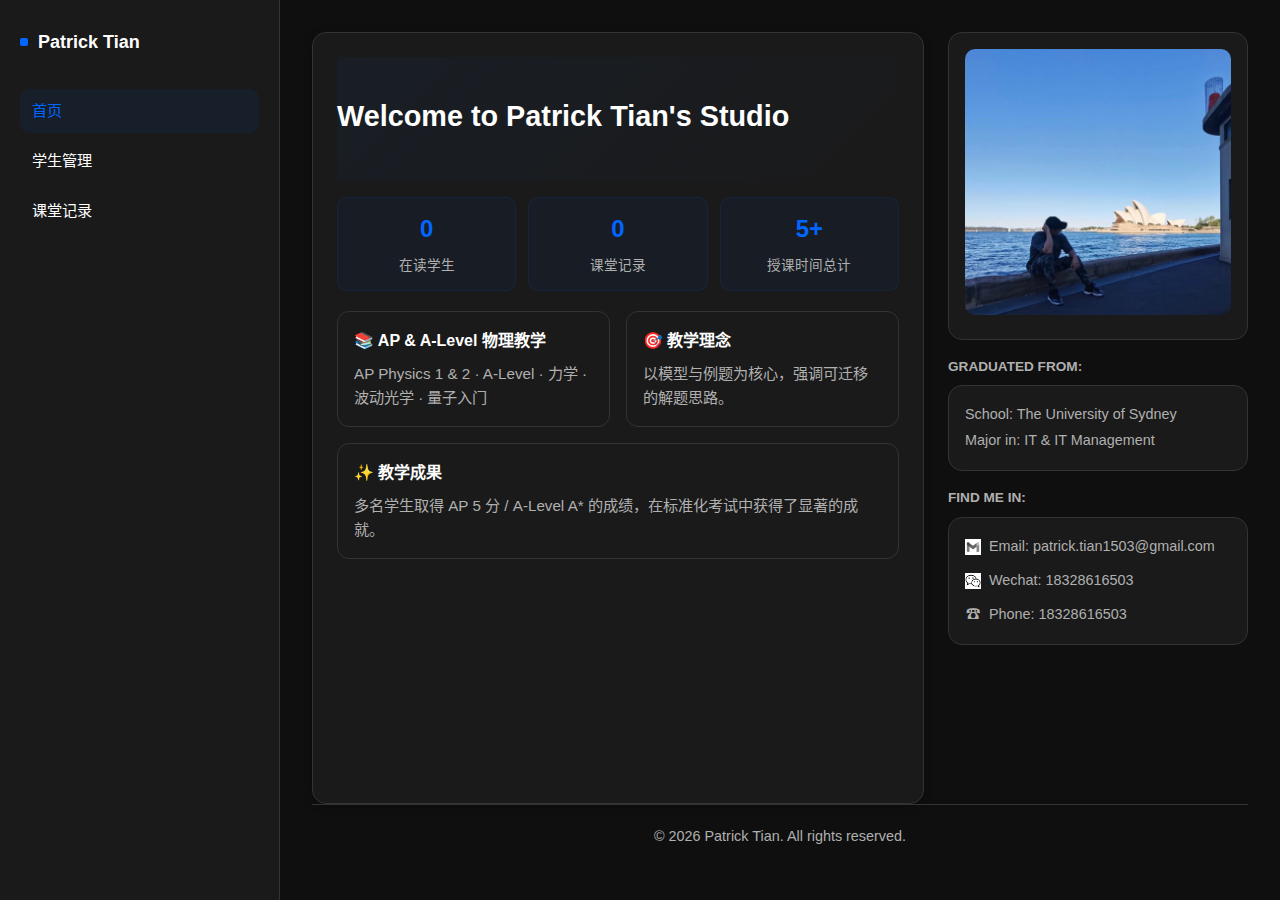
<file: index.html>
<!DOCTYPE html>
<html lang="zh-CN">
    <head>
        <meta charset="utf-8" />
        <meta name="viewport" content="width=device-width,initial-scale=1" />
        <title>Patrick Tian's Studio</title>
        <link rel="stylesheet" href="styles.css" />
    </head>
    <body>
        <div class="app">
            <!-- 侧边栏 -->
            <aside class="sidebar">
                <div class="brand">
                    <span class="logo-dot"></span>
                    Patrick Tian
                </div>
                <nav class="nav">
                    <a href="index.html" class="active">首页</a>
                    <a href="students.html">学生管理</a>
                    <a href="records.html">课堂记录</a>
                </nav>
                <div style="margin-top:auto;color:var(--text-light);font-size:0.85rem">
                </div>
            </aside>

            <!-- 主内容区 -->
            <main class="main">
                <!-- 顶部工具栏 -->
                <div class="topbar" style="display:none">
                    <div class="search">
                        <input type="search" placeholder="搜索笔记、学生或课堂记录..." />
                    </div>
                    <div class="actions">
                        <button class="btn ghost">导入</button>
                        <button class="btn">新建</button>
                    </div>
                </div>

                <!-- Bento Box 网格布局 -->
                <div class="workspace">
                    <!-- 主内容区 -->
                    <section class="content-card">
                        <!-- Hero Header -->
                        <div class="hero">
                            <div style="display:flex;justify-content:space-between;align-items:flex-start;gap:20px">
                                <div>
                                    <h1>Welcome to Patrick Tian's Studio</h1>
                                </div>
                            </div>
                        </div>

                        <!-- 统计数据 -->
                        <div class="stats">
                            <div class="stat">
                                <span class="num">0</span>
                                <span class="label">在读学生</span>
                            </div>
                            <div class="stat">
                                <span class="num">0</span>
                                <span class="label">课堂记录</span>
                            </div>
                            <div class="stat">
                                <span class="num">5+</span>
                                <span class="label">授课时间总计</span>
                            </div>
                        </div>

                        <!-- Bento 卡片网格 -->
                        <div class="bento-grid" style="grid-template-columns:repeat(2,1fr);margin-top:20px">
                            <!-- 卡片 1: 教学专长 -->
                            <div class="card">
                                <h3>📚 AP & A-Level 物理教学</h3>
                                <p>AP Physics 1 & 2 · A-Level · 力学 · 波动光学 · 量子入门</p>
                            </div>

                            <!-- 卡片 2: 教学理念 -->
                            <div class="card">
                                <h3>🎯 教学理念</h3>
                                <p>以模型与例题为核心，强调可迁移的解题思路。</p>
                            </div>

                            <!-- 卡片 3: 教学成果 -->
                            <div class="card" style="grid-column:1/-1">
                                <h3>✨ 教学成果</h3>
                                <p>多名学生取得 AP 5 分 / A-Level A* 的成绩，在标准化考试中获得了显著的成就。</p>
                            </div>
                        </div>
                    </section>

                    <!-- 右侧栏：课程安排、教育背景、联系方式等 -->
                    <aside style="width:300px">
                        <!-- 课程安排卡片 -->
                        <div class="sidebar-card">
                            <img src="Pictures/IMG_0783.JPG" alt="课程安排" style="width:100%;border-radius:10px;object-fit:cover" />
                        </div>

                        <!-- 教育背景标题 -->
                        <h4 style="font-size:0.85rem;margin:16px 0 8px;font-weight:600;color:var(--text-light);text-transform:uppercase">Graduated from:</h4>

                        <!-- 教育背景卡片 -->
                        <div class="sidebar-card">
                            <div class="small muted" style="margin:0;line-height:1.8;font-size:0.9rem">
                                <div>School: The University of Sydney</div>
                                <div>Major in: IT & IT Management</div>
                            </div>
                        </div>

                        <!-- 联系方式标题 -->
                        <h4 style="font-size:0.85rem;margin:16px 0 8px;font-weight:600;color:var(--text-light);text-transform:uppercase">Find me in:</h4>

                        <!-- 联系方式卡片 -->
                        <div class="sidebar-card">
                            <div class="small muted" style="margin:0;line-height:1.8;font-size:0.9rem">
                                <div style="margin-bottom:8px;display:flex;gap:8px;align-items:center">
                                    <img src="Pictures/mail.png" alt="邮箱" style="width:16px;height:16px;flex-shrink:0;filter:grayscale(100%)" />
                                    <span style="white-space:nowrap">Email: patrick.tian1503@gmail.com</span>
                                </div>
                                <div style="margin-bottom:8px;display:flex;gap:8px;align-items:center">
                                    <img src="Pictures/weixin.png" alt="微信" style="width:16px;height:16px;flex-shrink:0" />
                                    <span>Wechat: 18328616503</span>
                                </div>
                                <div style="display:flex;gap:8px;align-items:center">
                                    <span style="display:inline-block;width:16px;text-align:center">☎</span> 
                                    <span>Phone: 18328616503</span>
                                </div>
                            </div>
                        </div>
                    </aside>
                </div>

                <!-- 页脚 -->
                <footer>&copy; 2026 Patrick Tian. All rights reserved.</footer>
            </main>
        </div>

        <script src="script.js"></script>
    </body>
</html>
</file>
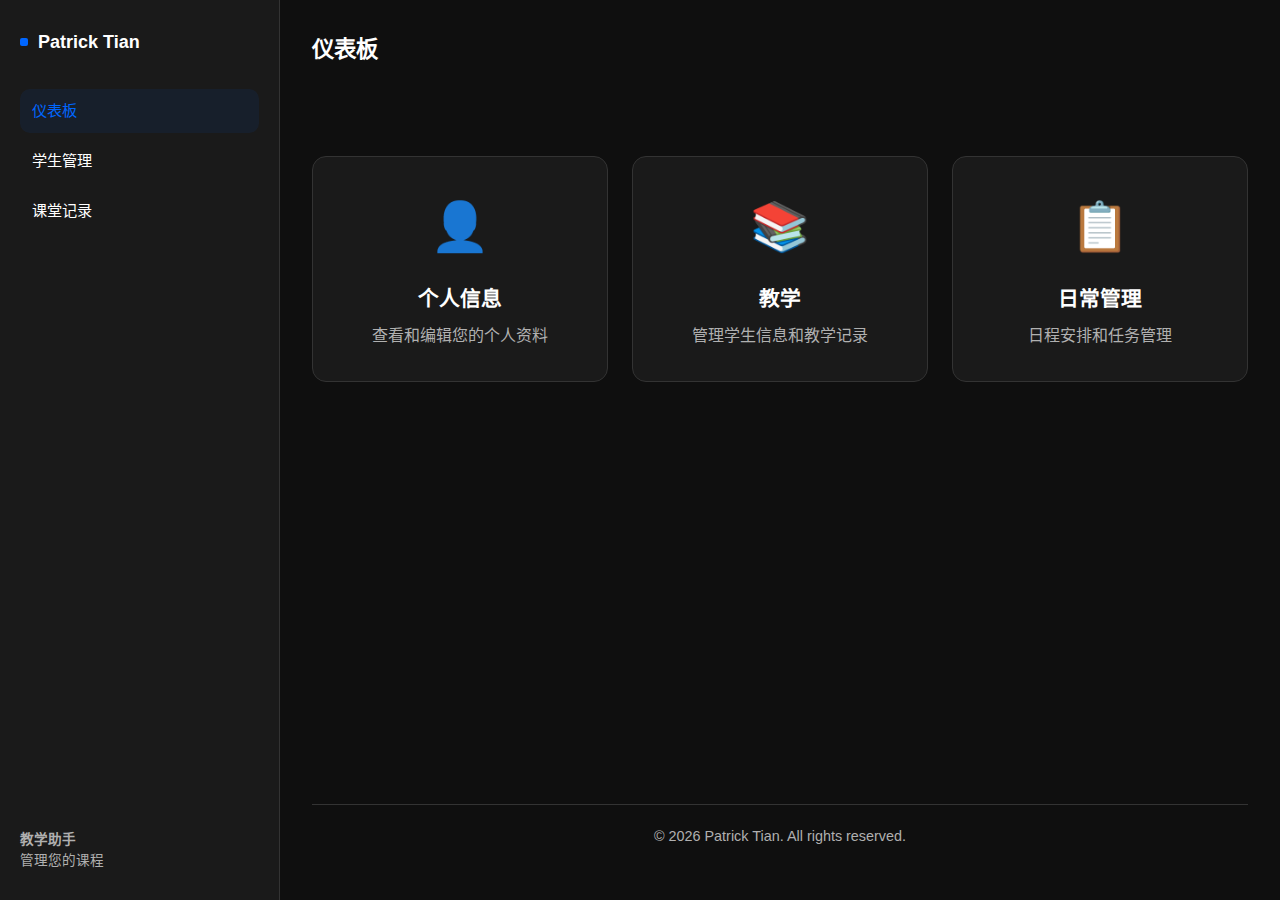
<file: dashboard.html>
<!DOCTYPE html>
<html lang="zh-CN">
<head>
    <meta charset="UTF-8">
    <meta name="viewport" content="width=device-width, initial-scale=1.0">
    <title>仪表板 - Patrick Tian's Studio</title>
    <link rel="stylesheet" href="styles.css">
</head>
<body>
    <div class="app">
        <!-- 侧边栏 -->
        <aside class="sidebar">
            <div class="brand">
                <span class="logo-dot"></span>
                Patrick Tian
            </div>
            <nav class="nav">
                <a href="dashboard.html" class="active">仪表板</a>
                <a href="students.html">学生管理</a>
                <a href="records.html">课堂记录</a>
            </nav>
            <div style="margin-top:auto;color:var(--text-light);font-size:0.85rem">
                <strong>教学助手</strong><br>
                管理您的课程
            </div>
        </aside>

        <!-- 主内容区 -->
        <main class="main">
            <!-- 顶部工具栏 -->
            <div class="topbar">
                <div class="search">
                    <h2 style="margin:0;color:var(--text)">仪表板</h2>
                </div>
            </div>

            <!-- 仪表板内容 -->
            <section class="management">
                <div class="container" style="max-width:100%;padding:0">
                    <!-- 模块网格 -->
                    <div style="display:grid;grid-template-columns:repeat(auto-fit,minmax(280px,1fr));gap:24px;margin-top:24px">
                        
                        <!-- 个人信息模块 -->
                        <div class="dashboard-module" style="background:var(--panel);border:1px solid var(--border);border-radius:var(--radius);padding:32px;cursor:pointer;transition:all 0.3s;display:flex;flex-direction:column;align-items:center;justify-content:center;min-height:200px" onclick="showModule('profile')">
                            <div style="font-size:3rem;margin-bottom:16px">👤</div>
                            <h3 style="margin:0 0 8px;font-size:1.3rem;color:var(--text)">个人信息</h3>
                            <p style="margin:0;color:var(--text-light);text-align:center">查看和编辑您的个人资料</p>
                        </div>

                        <!-- 教学模块 -->
                        <div class="dashboard-module" style="background:var(--panel);border:1px solid var(--border);border-radius:var(--radius);padding:32px;cursor:pointer;transition:all 0.3s;display:flex;flex-direction:column;align-items:center;justify-content:center;min-height:200px" onclick="window.location.href='students.html'">
                            <div style="font-size:3rem;margin-bottom:16px">📚</div>
                            <h3 style="margin:0 0 8px;font-size:1.3rem;color:var(--text)">教学</h3>
                            <p style="margin:0;color:var(--text-light);text-align:center">管理学生信息和教学记录</p>
                        </div>

                        <!-- 日常管理模块 -->
                        <div class="dashboard-module" style="background:var(--panel);border:1px solid var(--border);border-radius:var(--radius);padding:32px;cursor:pointer;transition:all 0.3s;display:flex;flex-direction:column;align-items:center;justify-content:center;min-height:200px" onclick="showModule('daily')">
                            <div style="font-size:3rem;margin-bottom:16px">📋</div>
                            <h3 style="margin:0 0 8px;font-size:1.3rem;color:var(--text)">日常管理</h3>
                            <p style="margin:0;color:var(--text-light);text-align:center">日程安排和任务管理</p>
                        </div>

                    </div>

                    <!-- 个人信息内容（隐藏） -->
                    <div id="profileContent" style="display:none;margin-top:32px">
                        <div class="content-card" style="background:var(--panel);border:1px solid var(--border);border-radius:var(--radius);padding:32px">
                            <div style="display:flex;justify-content:space-between;align-items:center;margin-bottom:24px">
                                <h3 style="margin:0;font-size:1.4rem">个人信息</h3>
                                <button onclick="closeModule()" class="btn ghost" style="width:100px">关闭</button>
                            </div>
                            <div style="color:var(--text-light);text-align:center;padding:40px">
                                <p>个人信息模块建设中...</p>
                            </div>
                        </div>
                    </div>

                    <!-- 日常管理内容（隐藏） -->
                    <div id="dailyContent" style="display:none;margin-top:32px">
                        <div class="content-card" style="background:var(--panel);border:1px solid var(--border);border-radius:var(--radius);padding:32px">
                            <div style="display:flex;justify-content:space-between;align-items:center;margin-bottom:24px">
                                <h3 style="margin:0;font-size:1.4rem">日常管理</h3>
                                <button onclick="closeModule()" class="btn ghost" style="width:100px">关闭</button>
                            </div>
                            <div style="color:var(--text-light);text-align:center;padding:40px">
                                <p>日常管理模块建设中...</p>
                            </div>
                        </div>
                    </div>

                </div>
            </section>

            <!-- 页脚 -->
            <footer>&copy; 2026 Patrick Tian. All rights reserved.</footer>
        </main>
    </div>

    <script>
        function showModule(moduleName) {
            // 隐藏所有内容
            document.getElementById('profileContent').style.display = 'none';
            document.getElementById('dailyContent').style.display = 'none';
            
            // 显示选中的内容
            if (moduleName === 'profile') {
                document.getElementById('profileContent').style.display = 'block';
            } else if (moduleName === 'daily') {
                document.getElementById('dailyContent').style.display = 'block';
            }
        }

        function closeModule() {
            document.getElementById('profileContent').style.display = 'none';
            document.getElementById('dailyContent').style.display = 'none';
        }
    </script>
</body>
</html>
</file>
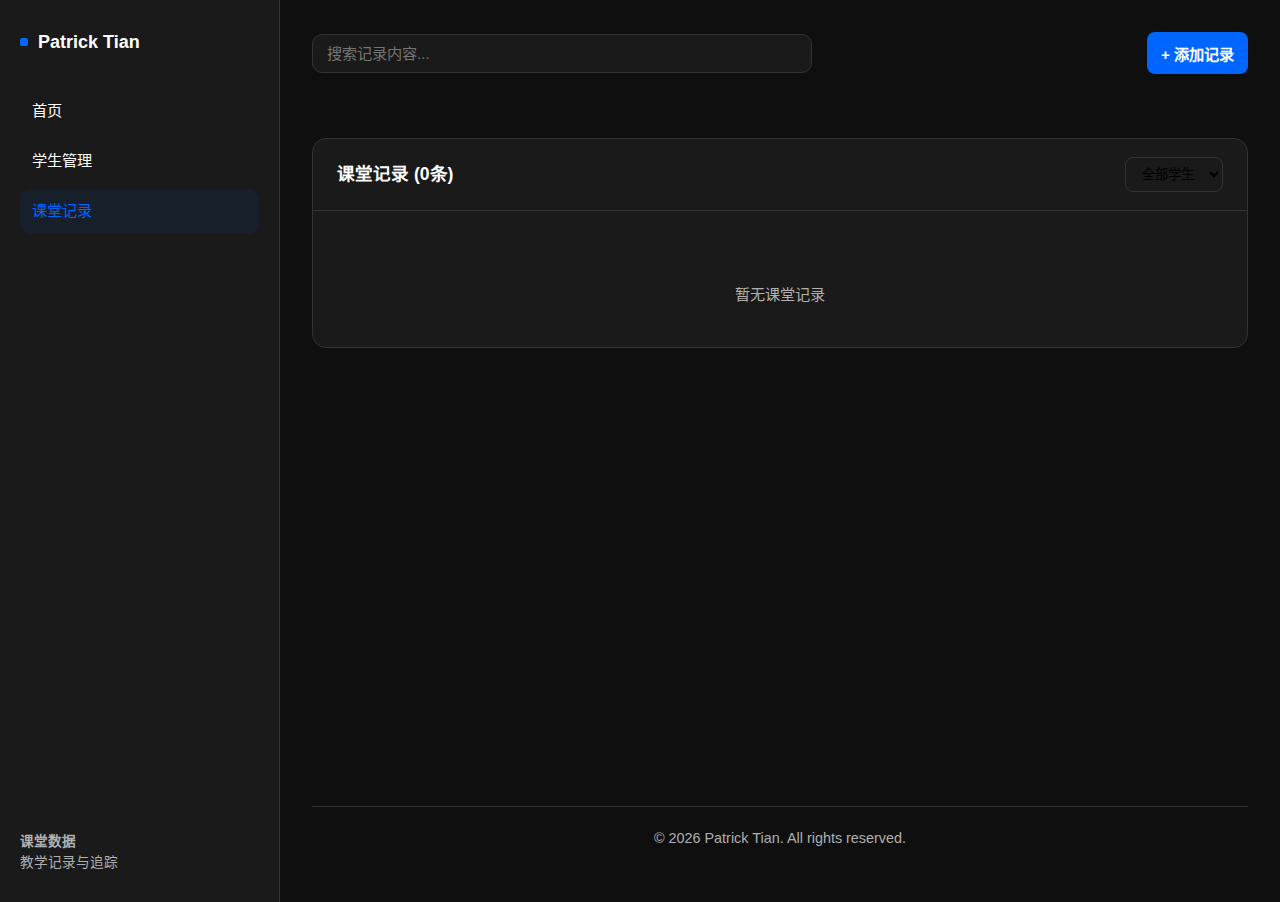
<file: records.html>
<!DOCTYPE html>
<html lang="zh-CN">
<head>
    <meta charset="UTF-8">
    <meta name="viewport" content="width=device-width, initial-scale=1.0">
    <title>课堂记录 - Patrick Tian's Studio</title>
    <link rel="stylesheet" href="styles.css">
</head>
<body>
    <div class="app">
        <!-- 侧边栏 -->
        <aside class="sidebar">
            <div class="brand">
                <span class="logo-dot"></span>
                Patrick Tian
            </div>
            <nav class="nav">
                <a href="index.html">首页</a>
                <a href="students.html">学生管理</a>
                <a href="records.html" class="active">课堂记录</a>
            </nav>
            <div style="margin-top:auto;color:var(--text-light);font-size:0.85rem">
                <strong>课堂数据</strong><br>
                教学记录与追踪
            </div>
        </aside>

        <!-- 主内容区 -->
        <main class="main">
            <!-- 顶部工具栏 -->
            <div class="topbar">
                <div class="search">
                    <input type="text" id="searchRecord" placeholder="搜索记录内容..." />
                </div>
                <div class="actions">
                    <button class="btn" id="addRecordBtn">+ 添加记录</button>
                </div>
            </div>

            <!-- 课堂记录内容 -->
            <section class="management">
                <div class="container" style="max-width:100%;padding:0">
                    <!-- 添加课堂记录表单 -->
                    <div class="form-card" id="formCard" style="display:none">
                        <h3>添加课堂记录</h3>
                        <form id="recordForm">
                            <div class="form-row">
                                <div class="form-group">
                                    <label>学生姓名 *</label>
                                    <select id="recordStudent" required>
                                        <option value="">请选择学生</option>
                                    </select>
                                </div>
                                <div class="form-group">
                                    <label>上课日期 *</label>
                                    <input type="date" id="recordDate" required>
                                </div>
                            </div>
                            
                            <div class="form-row">
                                <div class="form-group">
                                    <label>上课时长 *</label>
                                    <input type="text" id="duration" placeholder="如：1.5h" required>
                                </div>
                                <div class="form-group">
                                    <label>上课状态</label>
                                    <select id="state">
                                        <option value="认真听讲">认真听讲</option>
                                        <option value="精神状态好">精神状态好</option>
                                        <option value="思维活跃">思维活跃</option>
                                        <option value="注意力集中">注意力集中</option>
                                        <option value="其他">其他</option>
                                    </select>
                                </div>
                            </div>
                            
                            <div class="form-group">
                                <label>本节所讲内容 *</label>
                                <textarea id="content" rows="2" placeholder="如：复习抛物运动，力学，功与能..." required></textarea>
                            </div>
                            
                            <div class="form-group">
                                <label>下节计划</label>
                                <textarea id="nextPlan" rows="2" placeholder="下节课计划讲解的内容"></textarea>
                            </div>
                            
                            <div class="form-group">
                                <label>课后建议</label>
                                <textarea id="suggestions" rows="2" placeholder="给学生和家长的建议"></textarea>
                            </div>
                            
                            <div class="form-group">
                                <label>课堂情况</label>
                                <textarea id="classNotes" rows="2" placeholder="其他课堂情况说明"></textarea>
                            </div>
                            
                            <div style="display:flex;gap:10px">
                                <button type="submit" class="btn">保存记录</button>
                                <button type="button" class="btn ghost" id="cancelBtn">取消</button>
                            </div>
                        </form>
                    </div>

                    <!-- 课堂记录列表 -->
                    <div class="students-list">
                        <div class="list-header">
                            <h3>课堂记录 (<span id="totalRecords">0</span>条)</h3>
                            <select id="filterStudent" style="padding:8px 12px;border:1px solid var(--border);border-radius:8px;background:var(--panel)">
                                <option value="">全部学生</option>
                            </select>
                        </div>
                        
                        <div id="recordsList" class="records-container">
                            <!-- 记录卡片将通过JavaScript动态添加 -->
                        </div>
                        
                        <div id="emptyRecords" class="empty-state">
                            <p>暂无课堂记录</p>
                        </div>
                    </div>
                </div>
            </section>

            <!-- 页脚 -->
            <footer>&copy; 2026 Patrick Tian. All rights reserved.</footer>
        </main>
    </div>

    <script src="records.js"></script>
</body>
</html>
</file>
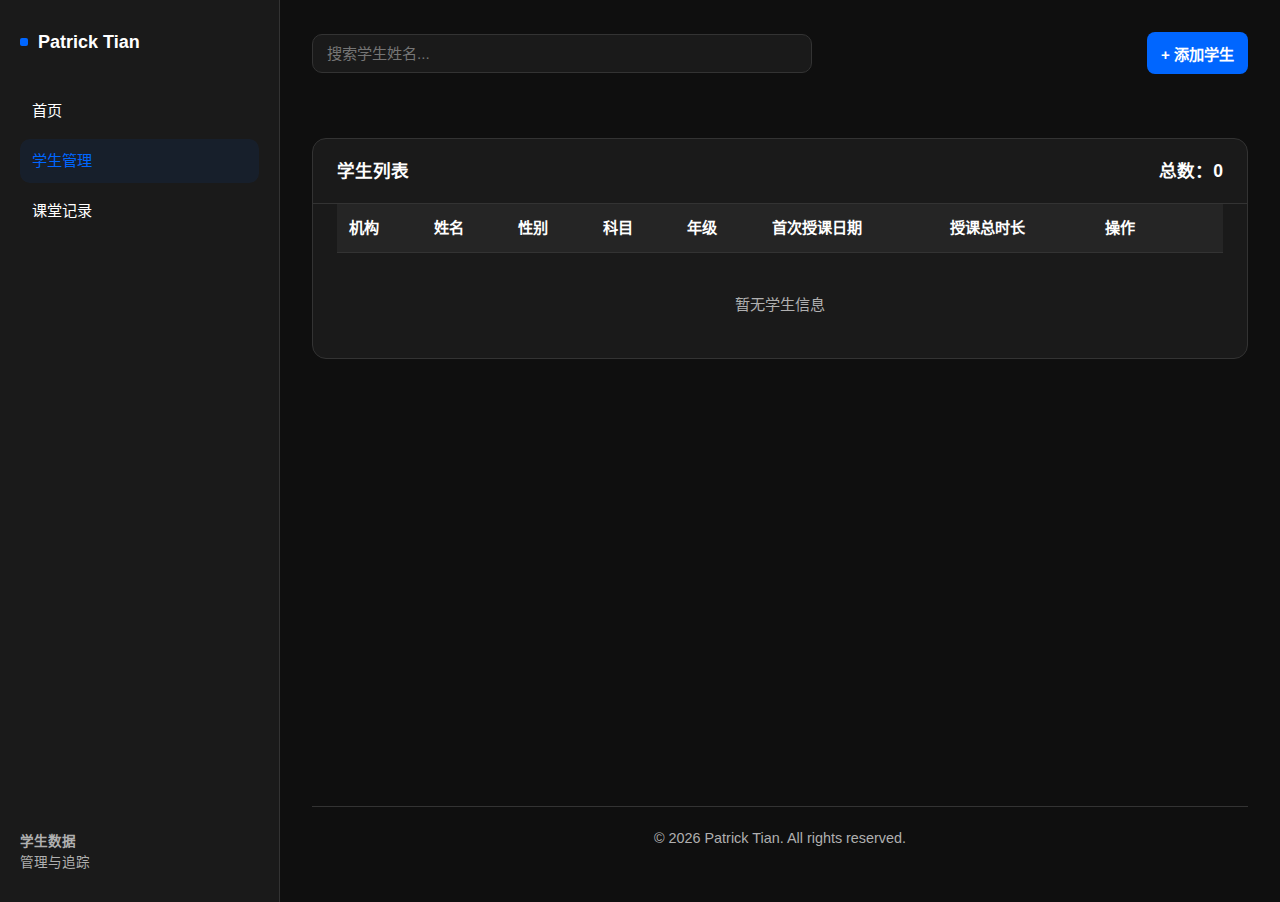
<file: students.html>
<!DOCTYPE html>
<html lang="zh-CN">
<head>
    <meta charset="UTF-8">
    <meta name="viewport" content="width=device-width, initial-scale=1.0">
    <title>学生管理 - Patrick Tian's Studio</title>
    <link rel="stylesheet" href="styles.css">
</head>
<body>
    <div class="app">
        <!-- 侧边栏 -->
        <aside class="sidebar">
            <div class="brand">
                <span class="logo-dot"></span>
                Patrick Tian
            </div>
            <nav class="nav">
                <a href="index.html">首页</a>
                <a href="students.html" class="active">学生管理</a>
                <a href="records.html">课堂记录</a>
            </nav>
            <div style="margin-top:auto;color:var(--text-light);font-size:0.85rem">
                <strong>学生数据</strong><br>
                管理与追踪
            </div>
        </aside>

        <!-- 主内容区 -->
        <main class="main">
            <!-- 顶部工具栏 -->
            <div class="topbar">
                <div class="search">
                    <input type="search" id="searchInput" placeholder="搜索学生姓名..." />
                </div>
                <div class="actions">
                    <button class="btn" id="addStudentBtn">+ 添加学生</button>
                </div>
            </div>

            <!-- 学生管理内容 -->
            <section class="management">
                <div class="container" style="max-width:100%;padding:0">
                    <!-- 添加学生表单卡片 -->
                    <div class="form-card" id="formCard" style="display:none">
                        <h3>添加新学生</h3>
                        <form id="studentForm">
                            <div class="form-row">
                                <div class="form-group">
                                    <label>机构 *</label>
                                    <input type="text" id="organization" required>
                                </div>
                                <div class="form-group">
                                    <label>学生姓名 *</label>
                                    <input type="text" id="studentName" required>
                                </div>
                            </div>
                            
                            <div class="form-row">
                                <div class="form-group">
                                    <label>性别 *</label>
                                    <select id="gender" required>
                                        <option value="">请选择</option>
                                        <option value="男">男</option>
                                        <option value="女">女</option>
                                    </select>
                                </div>
                            
                                    <div class="form-group">
                                        <label>所学科目 *</label>
                                        <select id="subject" required>
                                            <option value="">请选择</option>
                                            <option value="AP Physics 1">AP Physics 1</option>
                                            <option value="AP Physics 2">AP Physics 2</option>
                                            <option value="A-Level Physics">A-Level Physics</option>
                                            <option value="其他">其他</option>
                                        </select>
                                    </div>
                            </div>
                            
                            <div class="form-row">
                                <div class="form-group">
                                    <label>年级</label>
                                    <input type="text" id="grade" placeholder="如：高二">
                                </div>
                                <div class="form-group">
                                    <label>首次授课日期</label>
                                    <input type="date" id="firstLessonDate">
                                </div>
                            </div>
                            
                            <div style="display:flex;gap:10px">
                                <button type="submit" class="btn">保存学生</button>
                                <button type="button" class="btn ghost" id="cancelBtn">取消</button>
                            </div>
                        </form>
                    </div>

                    <!-- 学生列表 -->
                    <div class="students-list">
                        <div class="list-header" style="display:flex;justify-content:space-between;align-items:center">
                            <h3>学生列表</h3>
                            <div style="font-size:1.1rem;font-weight:600;color:var(--text)">总数：<span id="totalStudents">0</span></div>
                        </div>
                        
                        <div class="table-container">
                            <table id="studentsTable">
                                <thead>
                                    <tr>
                                        <th>机构</th>
                                        <th>姓名</th>
                                        <th>性别</th>
                                        <th>科目</th>
                                        <th>年级</th>
                                        <th>首次授课日期</th>
                                        <th>授课总时长</th>
                                        <th style="width:130px">操作</th>
                                    </tr>
                                </thead>
                                <tbody id="studentsBody">
                                    <!-- 学生数据将通过JavaScript动态添加 -->
                                </tbody>
                            </table>
                            <div id="emptyState" class="empty-state">
                                <p>暂无学生信息</p>
                            </div>
                        </div>
                    </div>
                </div>
            </section>

            <!-- 编辑学生模态框 -->
            <div id="editModal" style="position:fixed;top:0;left:0;right:0;bottom:0;background:rgba(0,0,0,0.5);display:none;align-items:center;justify-content:center;z-index:1000">
                <div style="background:var(--panel);padding:32px;border-radius:12px;max-width:500px;width:90%;border:1px solid var(--border)">
                    <div style="display:flex;justify-content:space-between;align-items:center;margin-bottom:24px">
                        <h3 style="margin:0">修改学生信息</h3>
                        <button type="button" id="closeEditModal" style="background:none;border:none;font-size:24px;color:var(--text);cursor:pointer">&times;</button>
                    </div>
                    <form id="editForm">
                        <input type="hidden" id="editId">
                        <div class="form-row">
                            <div class="form-group">
                                <label>机构 *</label>
                                <input type="text" id="editOrganization" required>
                            </div>
                            <div class="form-group">
                                <label>学生姓名 *</label>
                                <input type="text" id="editName" required>
                            </div>
                        </div>
                        
                        <div class="form-row">
                            <div class="form-group">
                                <label>性别 *</label>
                                <select id="editGender" required>
                                    <option value="">请选择</option>
                                    <option value="男">男</option>
                                    <option value="女">女</option>
                                </select>
                            </div>
                        
                            <div class="form-group">
                                <label>所学科目 *</label>
                                <select id="editSubject" required>
                                    <option value="">请选择</option>
                                    <option value="AP Physics 1">AP Physics 1</option>
                                    <option value="AP Physics 2">AP Physics 2</option>
                                    <option value="A-Level Physics">A-Level Physics</option>
                                    <option value="其他">其他</option>
                                </select>
                            </div>
                        </div>
                        
                        <div class="form-row">
                            <div class="form-group">
                                <label>年级</label>
                                <input type="text" id="editGrade">
                            </div>
                            <div class="form-group">
                                <label>首次授课日期</label>
                                <input type="date" id="editFirstLessonDate">
                            </div>
                        </div>
                        
                        <div class="form-row">
                            <div class="form-group">
                                <label>授课总时长（小时）</label>
                                <input type="number" id="editTotalHours" min="0" step="0.5">
                            </div>
                        </div>
                        
                        <div style="display:flex;gap:10px">
                            <button type="submit" class="btn">保存修改</button>
                            <button type="button" class="btn ghost" id="cancelEditBtn">取消</button>
                        </div>
                    </form>
                </div>
            </div>

            <!-- 页脚 -->
            <footer>&copy; 2026 Patrick Tian. All rights reserved.</footer>
        </main>
    </div>

    <script src="students.js"></script>
</body>
</html>
</file>
<file: styles.css>
/* 🎨 SaaS Bento Box 风格 - 黑色主题 */
:root{
  --bg: #0f0f0f;
  --panel: #1a1a1a;
  --text: #ffffff;
  --text-light: #b0b0b0;
  --border: #333333;
  --primary: #0066ff;
  --radius: 14px;
  --shadow: 0 2px 8px rgba(0,0,0,0.3);
  --shadow-lg: 0 6px 24px rgba(0,0,0,0.4);
}

*{box-sizing:border-box;margin:0;padding:0}

body{
  font-family: Inter, -apple-system, BlinkMacSystemFont, "Segoe UI", Roboto, "Helvetica Neue", Arial, sans-serif;
  line-height:1.6;
  color:var(--text);
  background:var(--bg);
  -webkit-font-smoothing:antialiased;
  -moz-osx-font-smoothing:grayscale;
}

.container{max-width:1200px;margin:0 auto;padding:0 20px}

/* ===== 应用级布局（Notion 风格 App） ===== */
.app{display:flex;min-height:100vh}
.sidebar{width:280px;background:var(--panel);padding:28px 20px;border-right:1px solid var(--border);display:flex;flex-direction:column}
.brand{font-weight:700;font-size:18px;margin-bottom:20px;display:flex;align-items:center;gap:10px;color:var(--text)}
.brand .logo-dot{width:8px;height:8px;border-radius:2px;background:var(--primary)}
.nav{margin-top:12px}
.nav a{display:block;padding:10px 12px;border-radius:10px;color:var(--text);text-decoration:none;margin-bottom:6px;font-weight:500;font-size:0.95rem;transition:background 0.2s}
.nav a:hover{background:rgba(255,255,255,0.08)}
.nav a.active{background:rgba(0,102,255,0.08);color:var(--primary)}

.main{flex:1;padding:32px;display:flex;flex-direction:column}

/* 顶部工具栏 */
.topbar{display:flex;align-items:center;justify-content:space-between;margin-bottom:32px;gap:16px}
.search{flex:1;max-width:500px}
.search input{width:100%;padding:10px 14px;border:1px solid var(--border);border-radius:10px;background:var(--panel);color:var(--text);font-size:0.95rem;transition:border-color 0.2s}
.search input:focus{outline:none;border-color:var(--primary);box-shadow:0 0 0 2px rgba(0,102,255,0.15)}
.actions{display:flex;gap:10px}

/* 按钮 */
.btn{display:inline-block;padding:10px 14px;border-radius:8px;border:none;cursor:pointer;font-weight:600;font-size:0.95rem;transition:all 0.2s}
.btn{background:var(--primary);color:white}
.btn:hover{background:#0052cc;box-shadow:var(--shadow)}
.btn.ghost{background:transparent;color:var(--text);border:1px solid var(--border)}
.btn.ghost:hover{background:rgba(255,255,255,0.1)}

/* ===== Bento Box 网格布局 ===== */
.workspace{display:grid;grid-template-columns:1fr 300px;gap:24px;flex:1}
.content-card{background:var(--panel);padding:24px;border-radius:var(--radius);box-shadow:var(--shadow);border:1px solid var(--border)}

/* 大卡片布局 */
.bento-grid{display:grid;grid-template-columns:repeat(auto-fit,minmax(240px,1fr));gap:16px;margin:12px 0}
.card{background:var(--panel);border-radius:12px;padding:16px;border:1px solid var(--border);transition:all 0.2s}
.card:hover{box-shadow:var(--shadow-lg);border-color:rgba(0,102,255,0.3)}
.card h3{margin:0 0 8px;font-size:1rem;color:var(--text)}
.card p{margin:0;color:var(--text-light);font-size:0.95rem}

/* 统计卡片 */
.stats{display:flex;gap:12px;margin-top:16px}
.stat{flex:1;background:rgba(0,102,255,0.05);padding:12px;border-radius:10px;border:1px solid rgba(0,102,255,0.1);text-align:center}
.stat .num{font-weight:700;font-size:1.5rem;color:var(--primary);display:block;margin-bottom:4px}
.stat .label{color:var(--text-light);font-size:0.85rem}

/* 侧边栏卡片 */
.sidebar-card{background:var(--panel);border-radius:var(--radius);padding:16px;border:1px solid var(--border)}
.sidebar-card h4{margin:0 0 12px;font-size:0.95rem;color:var(--text);font-weight:600}
.sidebar-card + .sidebar-card{margin-top:16px}

/* 列表与表格 */
.cards{display:grid;grid-template-columns:repeat(auto-fit,minmax(200px,1fr));gap:12px}
table{width:100%;border-collapse:collapse}
th,td{padding:12px;text-align:left;border-bottom:1px solid var(--border);font-size:0.95rem}
th{font-weight:600;color:var(--text);background:rgba(255,255,255,0.05)}
td{color:var(--text)}
tr:hover{background:rgba(0,102,255,0.05)}

/* 头部标题 */
h1,h2,h3{color:var(--text)}
h1{font-size:1.8rem;margin:0 0 6px}
h2{font-size:1.4rem;margin:0 0 6px}

/* 文本工具类 */
.muted{color:var(--text-light)}
.small{font-size:0.9rem;color:var(--text-light)}

/* 用户头像 */
.avatar{width:48px;height:48px;border-radius:8px;background:linear-gradient(135deg,#667eea,#764ba2);display:flex;align-items:center;justify-content:center;color:white;font-weight:700;font-size:0.9rem}

/* 页脚 */
footer{padding:20px 0;text-align:center;color:var(--text-light);font-size:0.9rem;margin-top:auto;border-top:1px solid var(--border)}

/* ===== 表单与管理页面兼容 ===== */
.management{padding:32px 0;min-height:calc(100vh - 200px)}
.management h2{font-size:1.6rem;color:var(--text);margin-bottom:24px}

.form-card{background:var(--panel);padding:24px;border-radius:var(--radius);border:1px solid var(--border);box-shadow:var(--shadow);margin-bottom:24px}
.form-card h3{margin:0 0 18px;font-size:1.1rem}

.form-row{display:grid;grid-template-columns:repeat(auto-fit,minmax(240px,1fr));gap:16px;margin-bottom:16px}
.form-group{display:flex;flex-direction:column}
.form-group label{margin-bottom:6px;font-weight:500;font-size:0.95rem;color:var(--text)}
.form-group input,.form-group textarea,.form-group select{padding:10px 12px;border:1px solid var(--border);border-radius:8px;font-size:0.95rem;background:var(--panel);color:var(--text);transition:border-color 0.2s}
.form-group input:focus,.form-group textarea:focus,.form-group select:focus{outline:none;border-color:var(--primary);box-shadow:0 0 0 2px rgba(0,102,255,0.1)}

.students-list{background:var(--panel);border:1px solid var(--border);border-radius:var(--radius);overflow:hidden}
.list-header{padding:18px 24px;border-bottom:1px solid var(--border);display:flex;align-items:center;justify-content:space-between;gap:16px}
.list-header h3{margin:0;font-size:1.1rem}
.search-box,.filter-group{display:flex;gap:8px}
.search-box input,.filter-group input,.filter-group select{padding:8px 12px;border:1px solid var(--border);border-radius:8px;font-size:0.9rem}

.table-container{overflow-x:auto;padding:0 24px}
.records-container{padding:16px 24px}

/* 空状态 */
.empty-state{padding:40px 20px;text-align:center;color:var(--text-light)}
.empty-state p{margin:0;font-size:0.95rem}

/* Hero 区域（首页） */
.hero{background:linear-gradient(135deg,rgba(0,102,255,0.05),transparent);padding:36px 0}
.hero-text h2{font-size:2.4rem;color:var(--text);margin-bottom:8px}
.subtitle{font-size:1.05rem;color:var(--text-light)}
.profile-img{width:80px;height:80px;border-radius:12px;border:2px solid var(--border);object-fit:cover}

/* 拖动行样式 */
.student-row{cursor:grab;transition:opacity 0.2s}
.student-row:hover{background:rgba(0,102,255,0.08)}
.student-row[draggable="true"]{user-select:none}

/* 响应式 */
@media(max-width:1024px){
  .app{flex-direction:column}
  .sidebar{width:100%;border-right:0;border-bottom:1px solid var(--border)}
  .workspace{grid-template-columns:1fr}
}

@media(max-width:640px){
  .sidebar{padding:20px 16px}
  .main{padding:20px 16px}
  .topbar{flex-direction:column}
  .search{max-width:100%}
  .bento-grid{grid-template-columns:1fr}
  .form-row{grid-template-columns:1fr}
}
</file>
